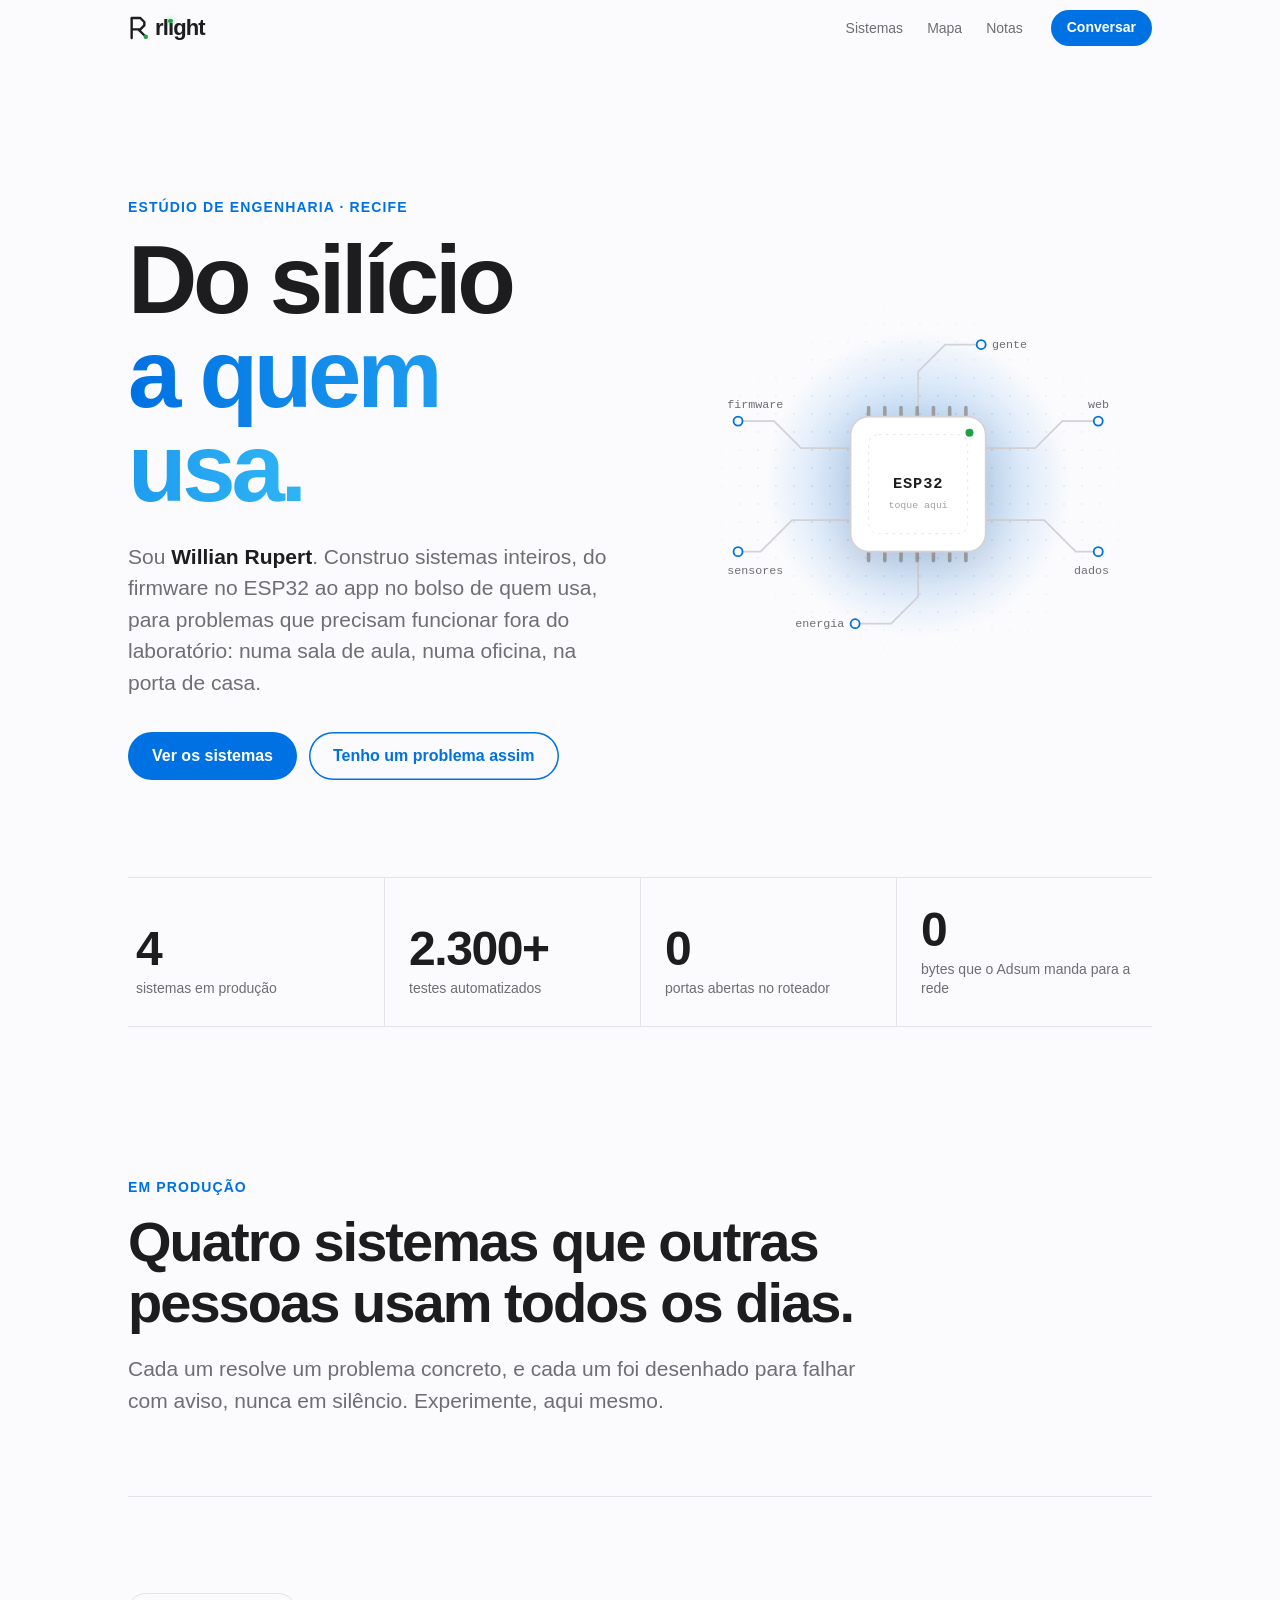
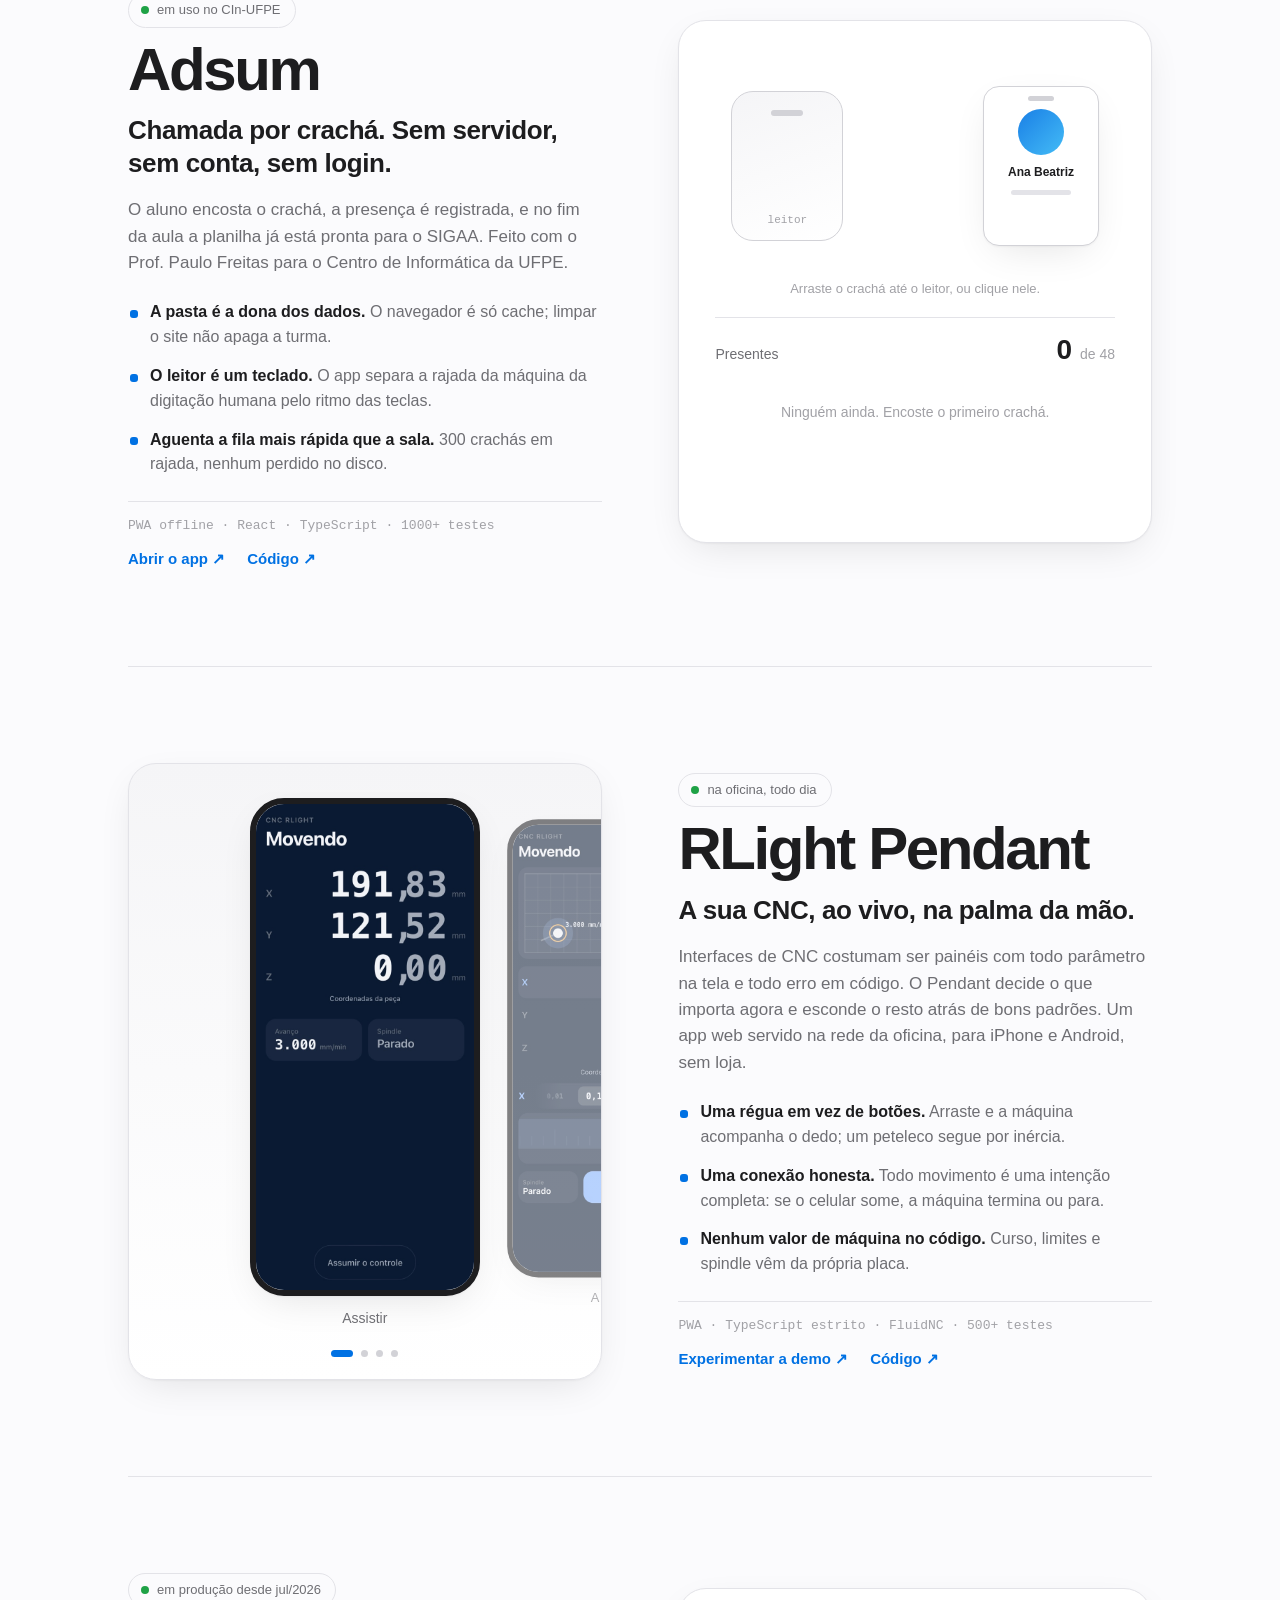
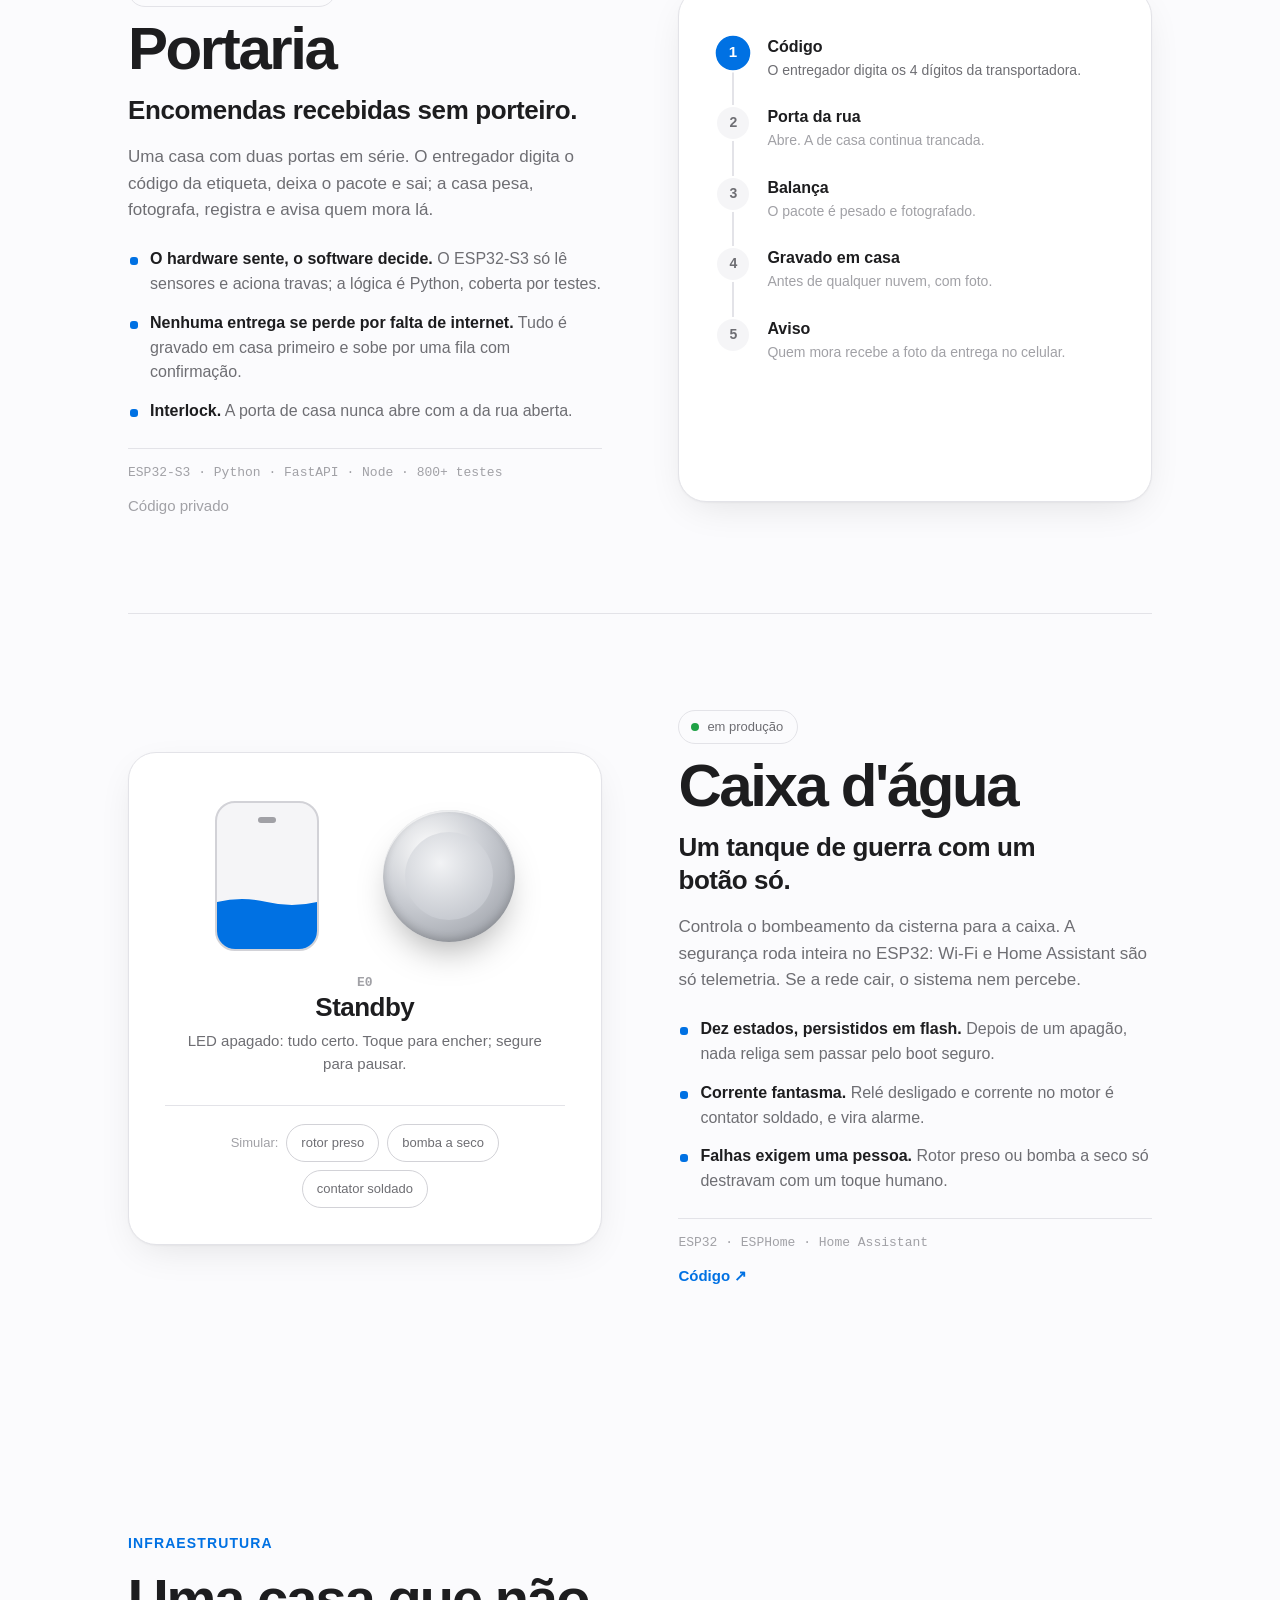
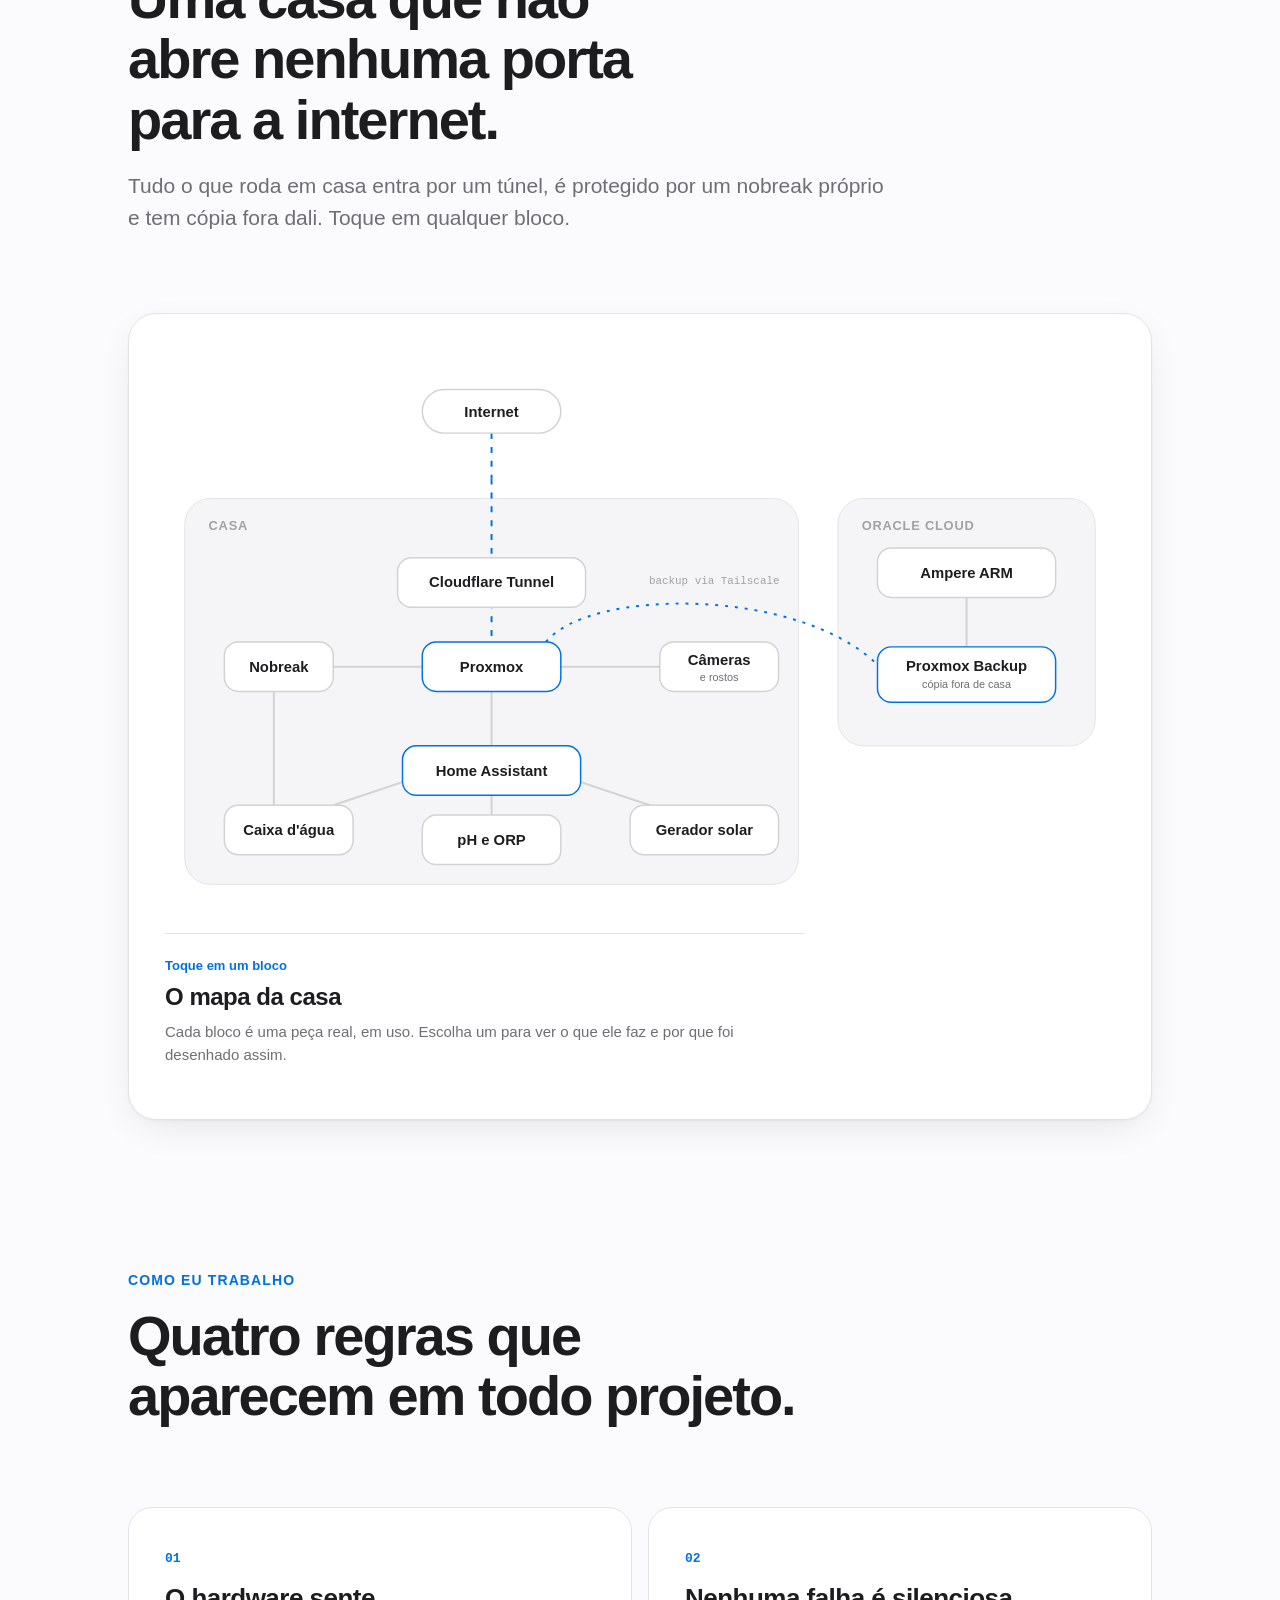
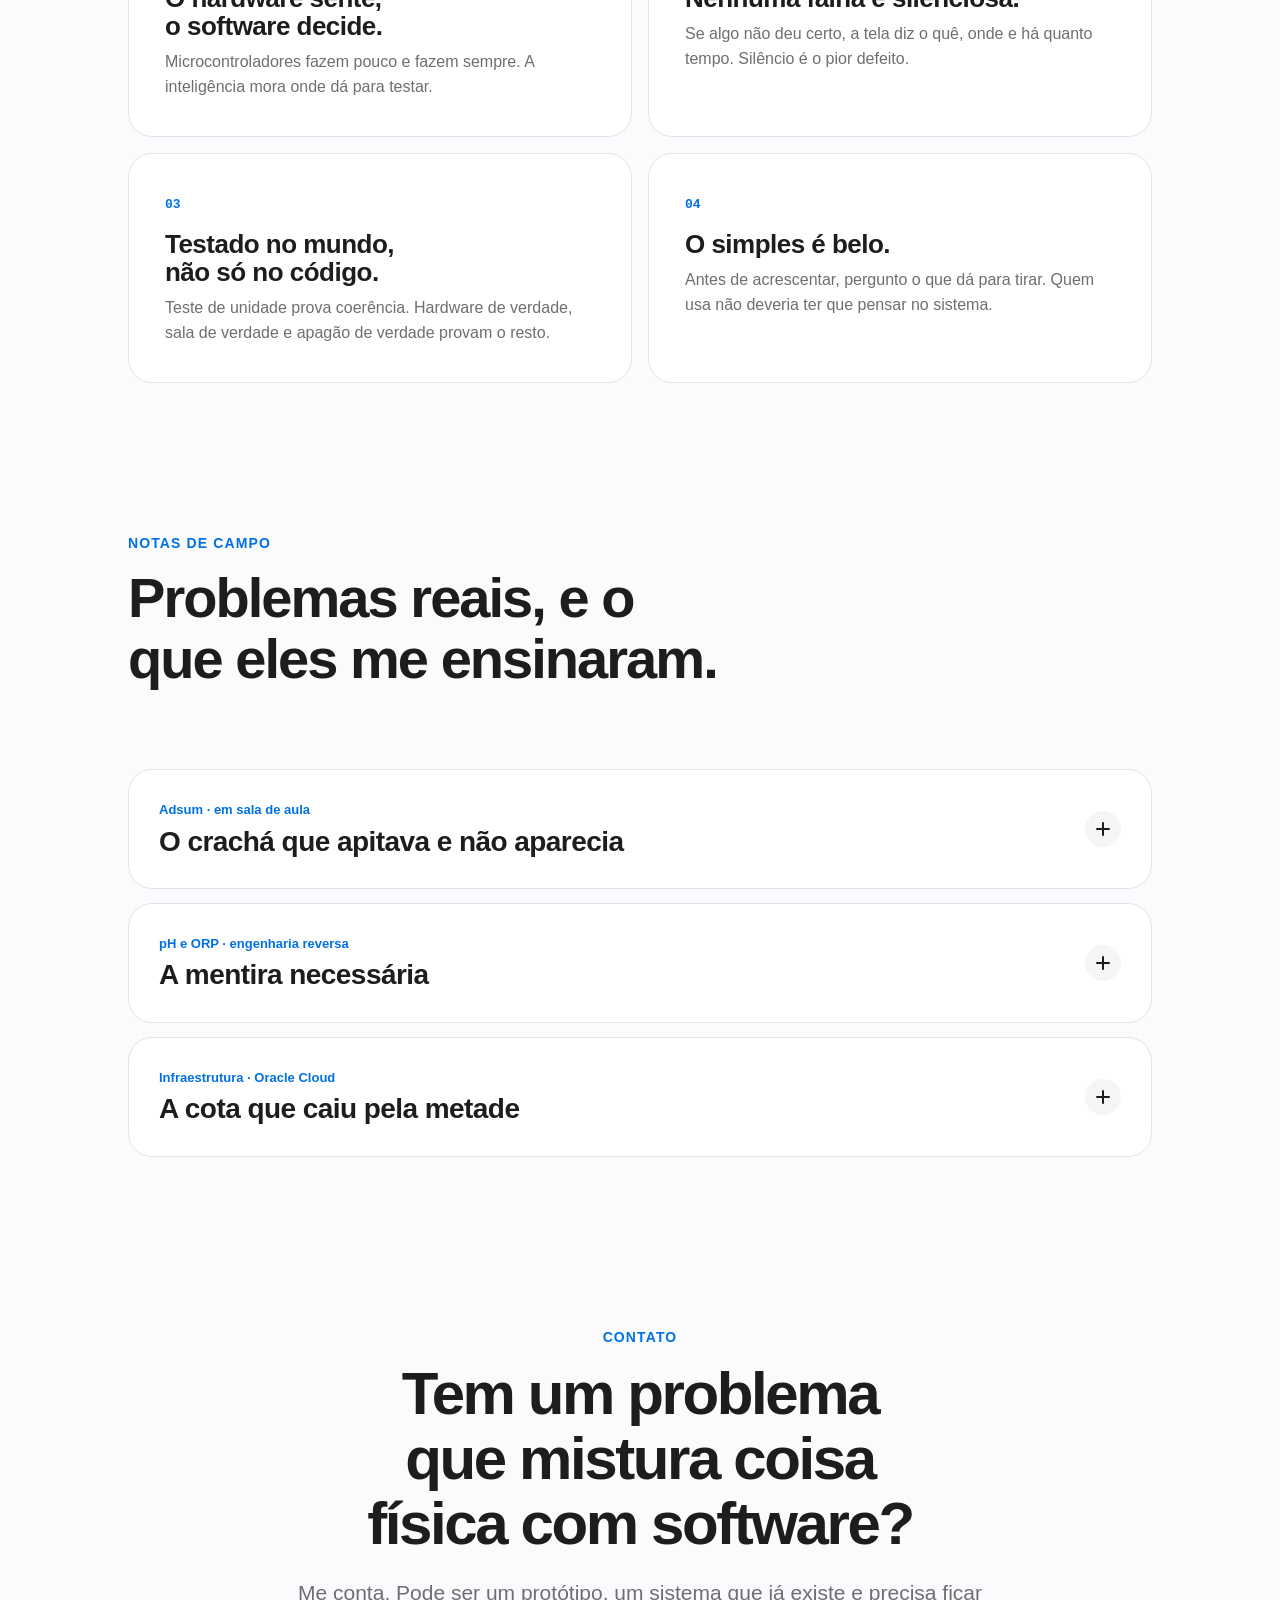
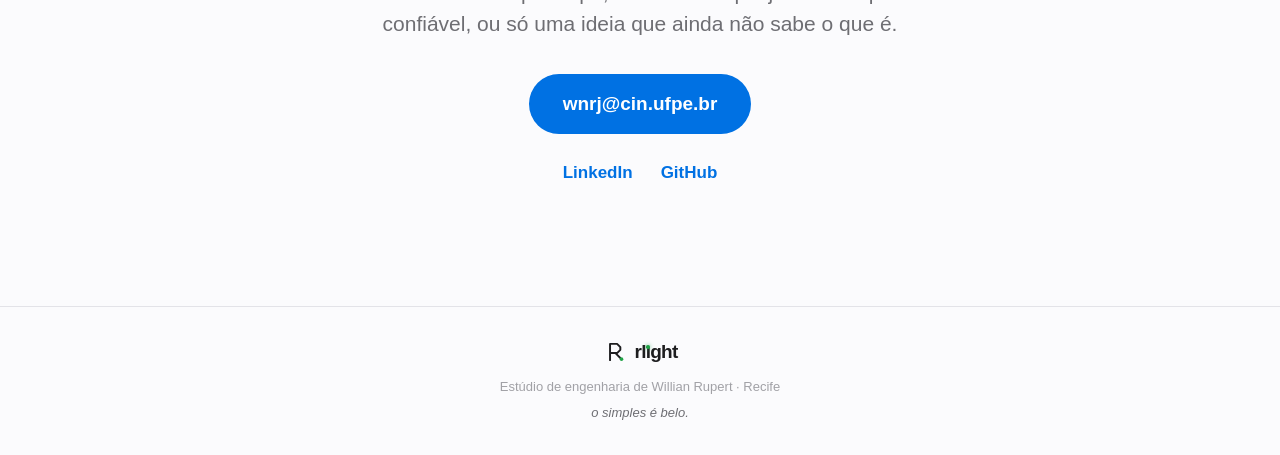
<file: index.html>
<!doctype html>
<html lang="pt-BR">
<head>
<meta charset="utf-8">
<meta name="viewport" content="width=device-width, initial-scale=1, viewport-fit=cover">
<meta name="color-scheme" content="light dark">
<meta name="theme-color" content="#fbfbfd" media="(prefers-color-scheme: light)">
<meta name="theme-color" content="#0b0b0d" media="(prefers-color-scheme: dark)">
<title>RLight · Estúdio de engenharia</title>
<meta name="description" content="RLight é o estúdio de engenharia de Willian Rupert: firmware, apps e dados para sistemas que precisam funcionar fora do laboratório.">
<meta property="og:title" content="RLight · Do silício a quem usa.">
<meta property="og:description" content="Estúdio de engenharia de Willian Rupert. Firmware, apps e dados para sistemas que precisam funcionar fora do laboratório.">
<meta property="og:type" content="website">
<meta property="og:url" content="https://rlight.com.br/">
<meta property="og:image" content="https://rlight.com.br/assets/og.png">
<link rel="icon" href="assets/marca.svg" type="image/svg+xml">
<link rel="icon" href="assets/marca/app-512.png" type="image/png" sizes="512x512">
<link rel="apple-touch-icon" href="assets/apple-touch-icon.png">
<link rel="stylesheet" href="estilo.css?v=d9a5d658">
<script>document.documentElement.classList.add('js')</script>
<script src="app.js?v=8602c7a8" defer></script>
</head>
<body>

<a class="pular" href="#conteudo">Pular para o conteúdo</a>

<header class="barra">
  <nav class="barra-dentro" aria-label="Principal">
    <a class="marca" href="#topo" aria-label="RLight, início">
      <svg viewBox="0 0 48 48" aria-hidden="true"><path class="marca-traco" fill="none" stroke="currentColor" stroke-width="3.6" stroke-linecap="round" stroke-linejoin="round" d="M13 39V9h13l6 6v5l-6 6H13M23 26l8.5 8.5"/><circle class="marca-pad" cx="34.2" cy="37.2" r="3.3" fill="#30d158"/></svg>
      <span class="nome" aria-hidden="true">rl<span class="i">ı<i></i></span>ght</span>
    </a>
    <ul class="menu">
      <li><a href="#sistemas">Sistemas</a></li>
      <li><a href="#mapa">Mapa</a></li>
      <li><a href="#notas">Notas</a></li>
    </ul>
    <a class="botao botao-pequeno" href="#contato">Conversar</a>
  </nav>
</header>

<main id="conteudo">

<!-- ============================================================ capa -->
<section class="capa" id="topo">
  <div class="capa-texto">
    <p class="sobretitulo revela">Estúdio de engenharia · Recife</p>
    <h1 class="revela">Do silício<br><span class="gradiente">a quem usa.</span></h1>
    <p class="lede revela">Sou <strong>Willian Rupert</strong>. Construo sistemas inteiros, do firmware no ESP32 ao app no bolso de quem usa, para problemas que precisam funcionar fora do laboratório: numa sala de aula, numa oficina, na porta de casa.</p>
    <div class="acoes revela">
      <a class="botao" href="#sistemas">Ver os sistemas</a>
      <a class="botao botao-fantasma" href="#contato">Tenho um problema assim</a>
    </div>
  </div>

  <div class="circuito revela" aria-hidden="true">
    <svg viewBox="0 0 520 440" id="circuito">
      <defs>
        <radialGradient id="brilho"><stop offset="0" class="brilho-a"/><stop offset="1" class="brilho-b"/></radialGradient>
        <pattern id="pontos" width="20" height="20" patternUnits="userSpaceOnUse"><circle cx="2" cy="2" r="1" class="ponto"/></pattern>
      </defs>
      <rect width="520" height="440" fill="url(#pontos)" class="grade"/>
      <circle id="luz" cx="260" cy="220" r="170" fill="url(#brilho)"/>
      <g class="trilhas">
        <path d="M185 180H130l-30-30H60"/>
        <path d="M185 260H120l-35 35H60"/>
        <path d="M335 180h55l30-30h40"/>
        <path d="M335 260h65l35 35h25"/>
        <path d="M260 145V95l30-30h40"/>
        <path d="M260 295v50l-30 30h-40"/>
      </g>
      <g class="pulsos">
        <path d="M185 180H130l-30-30H60" style="--d:0s"/>
        <path d="M185 260H120l-35 35H60" style="--d:.9s"/>
        <path d="M335 180h55l30-30h40" style="--d:.4s"/>
        <path d="M335 260h65l35 35h25" style="--d:1.4s"/>
        <path d="M260 145V95l30-30h40" style="--d:.2s"/>
        <path d="M260 295v50l-30 30h-40" style="--d:1.1s"/>
      </g>
      <g class="nos">
        <circle cx="60" cy="150" r="5"/><circle cx="60" cy="295" r="5"/><circle cx="460" cy="150" r="5"/>
        <circle cx="460" cy="295" r="5"/><circle cx="330" cy="65" r="5"/><circle cx="190" cy="375" r="5"/>
      </g>
      <g class="rotulos">
        <text x="48" y="136" text-anchor="start">firmware</text>
        <text x="48" y="320" text-anchor="start">sensores</text>
        <text x="472" y="136" text-anchor="end">web</text>
        <text x="472" y="320" text-anchor="end">dados</text>
        <text x="342" y="69">gente</text>
        <text x="178" y="379" text-anchor="end">energia</text>
      </g>
      <g class="pinos">
        <path d="M205 145v-10M223 145v-10M241 145v-10M259 145v-10M277 145v-10M295 145v-10M313 145v-10"/>
        <path d="M205 305v-10M223 305v-10M241 305v-10M259 305v-10M277 305v-10M295 305v-10M313 305v-10"/>
      </g>
      <g id="chip" class="chip" role="button" tabindex="-1">
        <rect x="185" y="145" width="150" height="150" rx="20" class="chip-corpo"/>
        <rect x="205" y="165" width="110" height="110" rx="11" class="chip-miolo"/>
        <text x="260" y="224" text-anchor="middle" class="chip-nome">ESP32</text>
        <text x="260" y="246" text-anchor="middle" class="chip-sub">toque aqui</text>
        <circle cx="317" cy="163" r="4.5" class="led"/>
      </g>
    </svg>
  </div>
</section>

<!-- ============================================================ números -->
<section class="numeros" aria-label="Em números">
  <dl>
    <div class="revela"><dt>sistemas em produção</dt><dd>4</dd></div>
    <div class="revela"><dt>testes automatizados</dt><dd>2.300+</dd></div>
    <div class="revela"><dt>portas abertas no roteador</dt><dd>0</dd></div>
    <div class="revela"><dt>bytes que o Adsum manda para a rede</dt><dd>0</dd></div>
  </dl>
</section>

<!-- ============================================================ sistemas -->
<section class="secao" id="sistemas">
  <header class="secao-cabeca revela">
    <p class="sobretitulo">Em produção</p>
    <h2>Quatro sistemas que outras pessoas usam todos os dias.</h2>
    <p class="lede">Cada um resolve um problema concreto, e cada um foi desenhado para falhar com aviso, nunca em silêncio. Experimente, aqui mesmo.</p>
  </header>

  <!-- ---------------- Adsum -->
  <article class="sistema" id="adsum">
    <div class="sistema-texto revela">
      <p class="selo"><span class="bolinha"></span>em uso no CIn-UFPE</p>
      <h3>Adsum</h3>
      <p class="sistema-lema">Chamada por crachá. Sem servidor, sem conta, sem login.</p>
      <p>O aluno encosta o crachá, a presença é registrada, e no fim da aula a planilha já está pronta para o SIGAA. Feito com o Prof. Paulo Freitas para o Centro de Informática da UFPE.</p>
      <ul class="pontos">
        <li><strong>A pasta é a dona dos dados.</strong> O navegador é só cache; limpar o site não apaga a turma.</li>
        <li><strong>O leitor é um teclado.</strong> O app separa a rajada da máquina da digitação humana pelo ritmo das teclas.</li>
        <li><strong>Aguenta a fila mais rápida que a sala.</strong> 300 crachás em rajada, nenhum perdido no disco.</li>
      </ul>
      <p class="rodape-sistema"><span>PWA offline · React · TypeScript · 1000+ testes</span></p>
      <p class="links"><a href="https://willianrupert.github.io/adsum/">Abrir o app ↗</a><a href="https://github.com/willianrupert/adsum">Código ↗</a></p>
    </div>

    <div class="demo demo-adsum revela" aria-label="Demonstração: encoste o crachá no leitor">
      <div class="demo-palco">
        <div class="leitor" id="leitor">
          <div class="leitor-onda"></div>
          <div class="leitor-luz"></div>
          <span>leitor</span>
        </div>
        <button class="cracha" id="cracha" type="button" aria-label="Encostar crachá no leitor">
          <span class="cracha-furo"></span>
          <span class="cracha-foto"></span>
          <span class="cracha-nome" id="cracha-nome">Ana Beatriz</span>
          <span class="cracha-linha"></span>
        </button>
      </div>
      <p class="demo-dica"><span class="so-toque">Arraste o crachá até o leitor, ou toque nele.</span><span class="so-mouse">Arraste o crachá até o leitor, ou clique nele.</span></p>
      <div class="chamada">
        <div class="chamada-cabeca"><span>Presentes</span><strong id="presentes">0</strong><span class="de">de 48</span></div>
        <ol id="lista" aria-live="polite"></ol>
        <p class="planilha" id="planilha" hidden>faltas.csv atualizado agora</p>
      </div>
    </div>
  </article>

  <!-- ---------------- Pendant -->
  <article class="sistema invertido" id="pendant">
    <div class="sistema-texto revela">
      <p class="selo"><span class="bolinha"></span>na oficina, todo dia</p>
      <h3>RLight Pendant</h3>
      <p class="sistema-lema">A sua CNC, ao vivo, na palma da mão.</p>
      <p>Interfaces de CNC costumam ser painéis com todo parâmetro na tela e todo erro em código. O Pendant decide o que importa agora e esconde o resto atrás de bons padrões. Um app web servido na rede da oficina, para iPhone e Android, sem loja.</p>
      <ul class="pontos">
        <li><strong>Uma régua em vez de botões.</strong> Arraste e a máquina acompanha o dedo; um peteleco segue por inércia.</li>
        <li><strong>Uma conexão honesta.</strong> Todo movimento é uma intenção completa: se o celular some, a máquina termina ou para.</li>
        <li><strong>Nenhum valor de máquina no código.</strong> Curso, limites e spindle vêm da própria placa.</li>
      </ul>
      <p class="rodape-sistema"><span>PWA · TypeScript estrito · FluidNC · 500+ testes</span></p>
      <p class="links"><a href="https://willianrupert.github.io/rlight-pendant/">Experimentar a demo ↗</a><a href="https://github.com/willianrupert/rlight-pendant">Código ↗</a></p>
    </div>

    <div class="demo demo-pendant revela">
      <div class="carrossel" id="carrossel" tabindex="0" aria-label="Telas do RLight Pendant, deslize para o lado">
        <figure><img src="assets/pendant-01-assistir.jpg" width="640" height="1385" loading="lazy" decoding="async" alt="Tela de acompanhar a máquina andando"><figcaption>Assistir</figcaption></figure>
        <figure><img src="assets/pendant-02-controle.jpg" width="640" height="1385" loading="lazy" decoding="async" alt="Tela de controle com a régua de jog"><figcaption>A régua</figcaption></figure>
        <figure><img src="assets/pendant-03-fantasma.jpg" width="640" height="1385" loading="lazy" decoding="async" alt="Mapa da mesa com o destino fantasma e o botão Ir"><figcaption>Toque na mesa e "Ir"</figcaption></figure>
        <figure><img src="assets/pendant-04-spindle.jpg" width="640" height="1385" loading="lazy" decoding="async" alt="Mostrador do spindle subindo pela rampa real"><figcaption>O spindle</figcaption></figure>
      </div>
      <div class="pontinhos" id="pontinhos" aria-hidden="true"><i></i><i></i><i></i><i></i></div>
    </div>
  </article>

  <!-- ---------------- Portaria -->
  <article class="sistema" id="portaria">
    <div class="sistema-texto revela">
      <p class="selo"><span class="bolinha"></span>em produção desde jul/2026</p>
      <h3>Portaria</h3>
      <p class="sistema-lema">Encomendas recebidas sem porteiro.</p>
      <p>Uma casa com duas portas em série. O entregador digita o código da etiqueta, deixa o pacote e sai; a casa pesa, fotografa, registra e avisa quem mora lá.</p>
      <ul class="pontos">
        <li><strong>O hardware sente, o software decide.</strong> O ESP32-S3 só lê sensores e aciona travas; a lógica é Python, coberta por testes.</li>
        <li><strong>Nenhuma entrega se perde por falta de internet.</strong> Tudo é gravado em casa primeiro e sobe por uma fila com confirmação.</li>
        <li><strong>Interlock.</strong> A porta de casa nunca abre com a da rua aberta.</li>
      </ul>
      <p class="rodape-sistema"><span>ESP32-S3 · Python · FastAPI · Node · 800+ testes</span></p>
      <p class="links"><span class="privado">Código privado</span></p>
    </div>

    <div class="demo demo-portaria revela">
      <ol class="passos" id="passos">
        <li class="passo"><span class="passo-num">1</span><div><strong>Código</strong><p>O entregador digita os 4 dígitos da transportadora.</p></div></li>
        <li class="passo"><span class="passo-num">2</span><div><strong>Porta da rua</strong><p>Abre. A de casa continua trancada.</p></div></li>
        <li class="passo"><span class="passo-num">3</span><div><strong>Balança</strong><p>O pacote é pesado e fotografado.</p></div></li>
        <li class="passo"><span class="passo-num">4</span><div><strong>Gravado em casa</strong><p>Antes de qualquer nuvem, com foto.</p></div></li>
        <li class="passo"><span class="passo-num">5</span><div><strong>Aviso</strong><p>Quem mora recebe a foto da entrega no celular.</p></div></li>
      </ol>
      <div class="notificacao" id="notificacao" aria-hidden="true">
        <div class="notificacao-icone"></div>
        <div><strong>Portaria</strong><span>Entrega recebida · 1,2 kg · agora</span></div>
      </div>
    </div>
  </article>

  <!-- ---------------- Caixa d'água -->
  <article class="sistema invertido" id="caixa">
    <div class="sistema-texto revela">
      <p class="selo"><span class="bolinha"></span>em produção</p>
      <h3>Caixa d'água</h3>
      <p class="sistema-lema">Um tanque de guerra com um botão só.</p>
      <p>Controla o bombeamento da cisterna para a caixa. A segurança roda inteira no ESP32: Wi-Fi e Home Assistant são só telemetria. Se a rede cair, o sistema nem percebe.</p>
      <ul class="pontos">
        <li><strong>Dez estados, persistidos em flash.</strong> Depois de um apagão, nada religa sem passar pelo boot seguro.</li>
        <li><strong>Corrente fantasma.</strong> Relé desligado e corrente no motor é contator soldado, e vira alarme.</li>
        <li><strong>Falhas exigem uma pessoa.</strong> Rotor preso ou bomba a seco só destravam com um toque humano.</li>
      </ul>
      <p class="rodape-sistema"><span>ESP32 · ESPHome · Home Assistant</span></p>
      <p class="links"><a href="https://github.com/willianrupert/caixa-dagua-esphome">Código ↗</a></p>
    </div>

    <div class="demo demo-caixa revela">
      <div class="caixa-palco">
        <div class="tanque" aria-hidden="true"><div class="agua" id="agua"><svg viewBox="0 0 200 20" preserveAspectRatio="none"><path d="M0 10 Q25 0 50 10 T100 10 T150 10 T200 10 V20 H0Z"/></svg></div><span class="tanque-boia"></span></div>
        <button class="botao-inox" id="inox" type="button" aria-describedby="estado-desc">
          <span class="anel" id="anel"></span>
          <span class="inox-face"></span>
          <span class="visualmente-oculto">Botão da caixa d'água</span>
        </button>
      </div>
      <div class="estado" aria-live="polite">
        <p class="estado-codigo" id="estado-codigo">E0</p>
        <p class="estado-nome" id="estado-nome">Standby</p>
        <p class="estado-desc" id="estado-desc">LED apagado: tudo certo. Toque para encher; segure para pausar.</p>
      </div>
      <div class="falhas" role="group" aria-label="Simular uma falha">
        <span>Simular:</span>
        <button type="button" data-falha="E6">rotor preso</button>
        <button type="button" data-falha="E7">bomba a seco</button>
        <button type="button" data-falha="E5">contator soldado</button>
      </div>
    </div>
  </article>
</section>

<!-- ============================================================ mapa -->
<section class="secao secao-escura" id="mapa">
  <header class="secao-cabeca revela">
    <p class="sobretitulo">Infraestrutura</p>
    <h2>Uma casa que não abre nenhuma porta para a internet.</h2>
    <p class="lede">Tudo o que roda em casa entra por um túnel, é protegido por um nobreak próprio e tem cópia fora dali. Toque em qualquer bloco.</p>
  </header>

  <div class="mapa revela">
    <div class="mapa-rolo" tabindex="0" aria-label="Mapa da infraestrutura; deslize para os lados no celular">
    <svg viewBox="0 0 960 560" id="mapa-svg" role="group" aria-label="Mapa da infraestrutura RLight">
      <g class="regioes">
        <rect x="20" y="150" width="620" height="390" rx="26"/><text x="44" y="182">Casa</text>
        <rect x="680" y="150" width="260" height="250" rx="26"/><text x="704" y="182">Oracle Cloud</text><text x="555" y="236" text-anchor="middle" class="rotulo-linha">backup via Tailscale</text>
      </g>
      <g class="ligacoes">
        <path d="M330 70 V110 H330 V130" class="fluxo"/>
        <path d="M330 130 V 220" class="fluxo"/>
        <path d="M330 255 V 300" class="fluxo"/>
        <path d="M160 320 H 260"/>
        <path d="M400 320 H 500"/>
        <path d="M330 345 V 400"/>
        <path d="M260 430 L 170 460"/>
        <path d="M400 430 L 490 460"/>
        <path d="M110 345 V 480"/>
        <path d="M385 295 C 430 240, 640 240, 720 318" class="fluxo tracejado"/>
        <path d="M810 250 V 300"/>
        <path d="M330 450 V 470"/>
      </g>
      <g class="nos-mapa">
        <g class="no" data-no="internet" tabindex="0" role="button"><rect x="260" y="40" width="140" height="44" rx="22"/><text x="330" y="68">Internet</text></g>
        <g class="no" data-no="tunel" tabindex="0" role="button"><rect x="235" y="210" width="190" height="50" rx="14"/><text x="330" y="240">Cloudflare Tunnel</text></g>
        <g class="no destaque" data-no="proxmox" tabindex="0" role="button"><rect x="260" y="295" width="140" height="50" rx="14"/><text x="330" y="325">Proxmox</text></g>
        <g class="no" data-no="nobreak" tabindex="0" role="button"><rect x="60" y="295" width="110" height="50" rx="14"/><text x="115" y="325">Nobreak</text></g>
        <g class="no" data-no="facial" tabindex="0" role="button"><rect x="500" y="295" width="120" height="50" rx="14"/><text x="560" y="318">Câmeras</text><text x="560" y="334" class="sub">e rostos</text></g>
        <g class="no destaque" data-no="ha" tabindex="0" role="button"><rect x="240" y="400" width="180" height="50" rx="14"/><text x="330" y="430">Home Assistant</text></g>
        <g class="no" data-no="caixa" tabindex="0" role="button"><rect x="60" y="460" width="130" height="50" rx="14"/><text x="125" y="490">Caixa d'água</text></g>
        <g class="no" data-no="ph" tabindex="0" role="button"><rect x="260" y="470" width="140" height="50" rx="14"/><text x="330" y="500">pH e ORP</text></g>
        <g class="no" data-no="solar" tabindex="0" role="button"><rect x="470" y="460" width="150" height="50" rx="14"/><text x="545" y="490">Gerador solar</text></g>
        <g class="no" data-no="ampere" tabindex="0" role="button"><rect x="720" y="200" width="180" height="50" rx="14"/><text x="810" y="230">Ampere ARM</text></g>
        <g class="no destaque" data-no="pbs" tabindex="0" role="button"><rect x="720" y="300" width="180" height="56" rx="14"/><text x="810" y="324">Proxmox Backup</text><text x="810" y="342" class="sub">cópia fora de casa</text></g>
      </g>
    </svg>
    </div>
    <p class="mapa-dica">Deslize para ver o mapa inteiro.</p>
    <aside class="painel" id="painel" aria-live="polite">
      <p class="painel-tag" id="painel-tag">Toque em um bloco</p>
      <h3 id="painel-titulo">O mapa da casa</h3>
      <p id="painel-texto">Cada bloco é uma peça real, em uso. Escolha um para ver o que ele faz e por que foi desenhado assim.</p>
    </aside>
  </div>
</section>

<!-- ============================================================ princípios -->
<section class="secao" id="principios">
  <header class="secao-cabeca revela">
    <p class="sobretitulo">Como eu trabalho</p>
    <h2>Quatro regras que aparecem em todo projeto.</h2>
  </header>
  <ul class="principios">
    <li class="revela"><span class="principio-num">01</span><h3>O hardware sente, o software decide.</h3><p>Microcontroladores fazem pouco e fazem sempre. A inteligência mora onde dá para testar.</p></li>
    <li class="revela"><span class="principio-num">02</span><h3>Nenhuma falha é silenciosa.</h3><p>Se algo não deu certo, a tela diz o quê, onde e há quanto tempo. Silêncio é o pior defeito.</p></li>
    <li class="revela"><span class="principio-num">03</span><h3>Testado no mundo, não só no código.</h3><p>Teste de unidade prova coerência. Hardware de verdade, sala de verdade e apagão de verdade provam o resto.</p></li>
    <li class="revela"><span class="principio-num">04</span><h3>O simples é belo.</h3><p>Antes de acrescentar, pergunto o que dá para tirar. Quem usa não deveria ter que pensar no sistema.</p></li>
  </ul>
</section>

<!-- ============================================================ notas -->
<section class="secao" id="notas">
  <header class="secao-cabeca revela">
    <p class="sobretitulo">Notas de campo</p>
    <h2>Problemas reais, e o que eles me ensinaram.</h2>
  </header>

  <div class="notas">
    <details class="nota revela">
      <summary><span class="nota-tag">Adsum · em sala de aula</span><span class="nota-titulo">O crachá que apitava e não aparecia</span><span class="nota-abre" aria-hidden="true"></span></summary>
      <div class="nota-corpo">
        <p>Numa turma grande, o professor relatou que o leitor apitava e nada acontecia na tela. Sem erro, sem aviso. A causa estava num detalhe de tempo: o intervalo entre teclas era medido quando o código <em>rodava</em>, não quando a tecla <em>chegava</em>. Com a tela ocupada redesenhando a lista, o atraso do navegador parecia digitação humana, e a rajada inteira era recusada em silêncio.</p>
        <p>A correção foi medir pelo carimbo do próprio evento. A prova foi física: um ESP32-S3 se passando por teclado USB, digitando crachás no Chrome de verdade, simulou uma turma de 200 pessoas duas vezes. Todas as leituras chegaram. O mesmo rig confirmou que digitação humana continua sendo recusada.</p>
        <p class="nota-licao">O que ficou: teste em ambiente simulado prova coerência; o caminho físico inteiro é o que prova o conserto.</p>
      </div>
    </details>

    <details class="nota revela">
      <summary><span class="nota-tag">pH e ORP · engenharia reversa</span><span class="nota-titulo">A mentira necessária</span><span class="nota-abre" aria-hidden="true"></span></summary>
      <div class="nota-corpo">
        <p>Um monitor de qualidade de água só funcionava pela nuvem do fabricante. Troquei o módulo Wi-Fi por um ESP32-C3 e passei a falar o protocolo serial dele direto. O microcontrolador interno respondia ao início da conversa e depois ficava em silêncio absoluto.</p>
        <p>O que destravou: dizer a ele que estávamos <strong>conectados à nuvem</strong> (status <code>0x04</code>), e não só ao Wi-Fi. Junto disso, responder sempre com a versão <code>0x00</code> no cabeçalho, mandar um sinal de vida a cada 10 segundos e entregar a hora certa quando ele pede. Com isso, os oito sensores passaram a chegar sem parar, sem nuvem nenhuma.</p>
        <p class="nota-licao">O que ficou: quando um sistema fica mudo, a pergunta não é o que está quebrado, mas o que ele está esperando ouvir.</p>
      </div>
    </details>

    <details class="nota revela">
      <summary><span class="nota-tag">Infraestrutura · Oracle Cloud</span><span class="nota-titulo">A cota que caiu pela metade</span><span class="nota-abre" aria-hidden="true"></span></summary>
      <div class="nota-corpo">
        <p>Praticamente todo tutorial diz que o plano gratuito da Oracle dá 4 núcleos ARM e 24 GB de memória. A própria documentação da casa dizia o mesmo. Medi na máquina: eram 2 núcleos e 12 GB, que hoje são o teto real do plano.</p>
        <p>Ajustei a instância exatamente nesse limite. Pedir o que todo mundo diz que é grátis teria virado cobrança. Na mesma revisão, achei que a máquina não tinha saída para a internet por um motivo estrutural, e não por defeito; a saída passou a ser um túnel gerenciado pelo sistema, sem custo nenhum.</p>
        <p class="nota-licao">O que ficou: número escrito não é número medido. Antes de decidir, eu confiro na máquina.</p>
      </div>
    </details>
  </div>
</section>

<!-- ============================================================ contato -->
<section class="contato" id="contato">
  <div class="contato-dentro revela">
    <p class="sobretitulo">Contato</p>
    <h2>Tem um problema que mistura coisa física com software?</h2>
    <p class="lede">Me conta. Pode ser um protótipo, um sistema que já existe e precisa ficar confiável, ou só uma ideia que ainda não sabe o que é.</p>
    <div class="acoes acoes-centro">
      <a class="botao botao-grande" href="mailto:wnrj@cin.ufpe.br?subject=Projeto%20RLight">wnrj@cin.ufpe.br</a>
    </div>
    <p class="redes"><a href="https://www.linkedin.com/in/willianrupert">LinkedIn</a><a href="https://github.com/willianrupert">GitHub</a></p>
  </div>
</section>

</main>

<footer class="rodape">
  <p class="rodape-marca" aria-label="RLight"><svg viewBox="0 0 48 48" aria-hidden="true"><path class="marca-traco" fill="none" stroke="currentColor" stroke-width="3.6" stroke-linecap="round" stroke-linejoin="round" d="M13 39V9h13l6 6v5l-6 6H13M23 26l8.5 8.5"/><circle class="marca-pad" cx="34.2" cy="37.2" r="3.3" fill="#30d158"/></svg><span class="nome" aria-hidden="true">rl<span class="i">ı<i></i></span>ght</span></p>
  <p>Estúdio de engenharia de Willian Rupert · Recife</p>
  <p class="assinatura">o simples é belo.</p>
</footer>

</body>
</html>
</file>
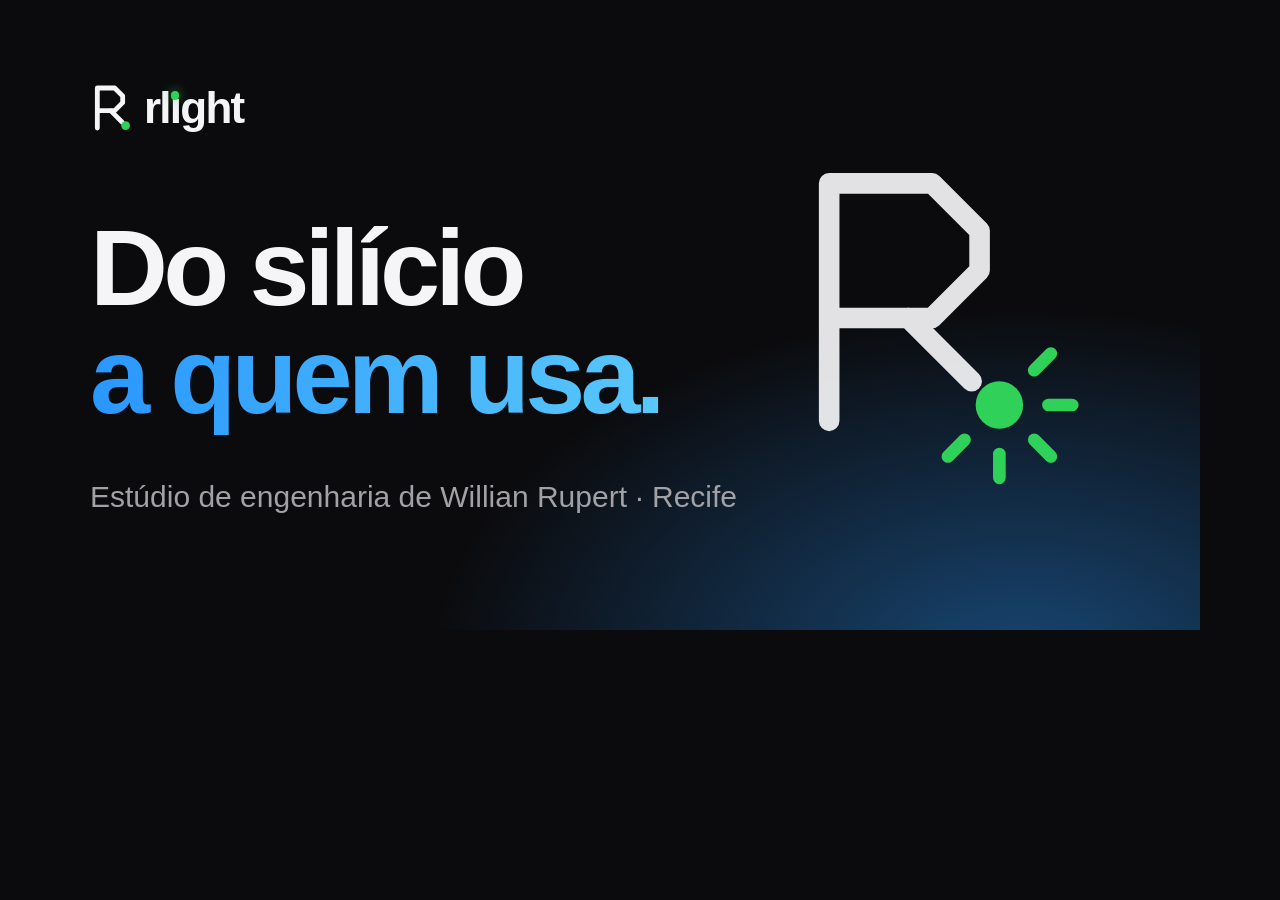
<file: assets/og-fonte.html>
<!doctype html>
<!-- Fonte da imagem de compartilhamento (1200 × 630). Gerada com o Chrome headless, ver README. -->
<meta charset="utf-8">
<link rel="stylesheet" href="../estilo.css">
<style>
  :root { --fundo:#0b0b0d; --texto:#f5f5f7; --suave:#a1a1a6; --azul:#2997ff; --azul-2:#5ac8fa; --verde:#30d158; }
  html, body { margin: 0; width: 1200px; height: 630px; overflow: hidden; background: #0b0b0d; }
  .og { position: relative; width: 1200px; height: 630px; padding: 76px 90px; box-sizing: border-box;
        background: radial-gradient(70% 80% at 85% 105%, rgb(41 151 255 / .42), transparent 70%); }
  .og .marca { display: flex; align-items: center; gap: 8px; color: var(--texto); }
  .og .marca svg { width: 64px; height: 64px; margin: 0 -8px 0 -10px; }
  .og .brilho { position: absolute; right: 70px; top: 120px; width: 380px; height: 380px; }
  .og .brilho .marca-traco { stroke: #f5f5f7; stroke-width: 2.6; opacity: .92; }
  .og .marca-traco { stroke-width: 3.6; }
  .og .nome { font-size: 44px; }
  .og .nome .i i { animation: none; opacity: 1; }
  .og h1 { margin: 74px 0 0; font: 700 108px/1 var(--display); letter-spacing: -0.045em; color: var(--texto); }
  .og p { margin-top: 44px; font-size: 30px; color: var(--suave); }
</style>
<div class="og">
  <div class="marca"><svg viewBox="0 0 48 48"><path class="marca-traco" d="M13 39V9h13l6 6v5l-6 6H13M23 26l8.5 8.5"/><circle class="marca-pad" cx="34.2" cy="37.2" r="3.3"/></svg><span class="nome">rl<span class="i">ı<i></i></span>ght</span></div>
  <h1>Do silício<br><span class="gradiente">a quem usa.</span></h1>
  <svg class="brilho" viewBox="0 0 48 48"><path class="marca-traco" d="M10 38V8h13l6 6v5l-6 6H10M20 25l8 8"/><circle cx="31.5" cy="36" r="3" fill="#30d158"/><path d="M37.7 36h3M35.9 40.4l2.1 2.1M31.5 42.2v3M27.1 40.4l-2.1 2.1M35.9 31.6l2.1-2.1" fill="none" stroke="#30d158" stroke-width="1.6" stroke-linecap="round"/></svg>
  <p>Estúdio de engenharia de Willian Rupert · Recife</p>
</div>
</file>
<file: estilo.css>
/* RLight · estúdio de engenharia
   Tema segue o sistema. Tokens no :root, trocados no modo escuro. */

:root {
  color-scheme: light dark;
  --fundo: #fbfbfd;
  --superficie: #ffffff;
  --superficie-2: #f5f5f7;
  --linha: #e3e3e8;
  --linha-forte: #d2d2d7;
  --texto: #1d1d1f;
  --suave: #6e6e73;
  --fraco: #a1a1a6;
  --azul: #0071e3;
  --azul-2: #2fb4f5;
  --tinta: #e8f2fd;
  --verde: #1fa246;
  --sombra: 0 1px 2px rgb(0 0 0 / .04), 0 12px 40px -12px rgb(0 0 0 / .12);
  --vidro: rgb(251 251 253 / .72);

  --sans: -apple-system, BlinkMacSystemFont, "SF Pro Text", "Segoe UI", Inter, Roboto, "Helvetica Neue", Arial, sans-serif;
  --display: -apple-system, BlinkMacSystemFont, "SF Pro Display", "Segoe UI", Inter, Roboto, "Helvetica Neue", Arial, sans-serif;
  --mono: "SF Mono", SFMono-Regular, ui-monospace, Menlo, Consolas, "Roboto Mono", monospace;

  --largura: 1120px;
  --margem: max(20px, env(safe-area-inset-left), min(5vw, 48px));
  --margem-d: max(20px, env(safe-area-inset-right), min(5vw, 48px));
  --raio: 28px;
  --ease: cubic-bezier(.2, .7, .2, 1);
}

@media (prefers-color-scheme: dark) {
  :root {
    --fundo: #0b0b0d;
    --superficie: #141417;
    --superficie-2: #1a1a1d;
    --linha: #26262b;
    --linha-forte: #38383d;
    --texto: #f5f5f7;
    --suave: #a1a1a6;
    --fraco: #6e6e73;
    --azul: #2997ff;
    --azul-2: #5ac8fa;
    --tinta: #0b2540;
    --verde: #30d158;
    --sombra: 0 1px 2px rgb(0 0 0 / .4), 0 20px 50px -20px rgb(0 0 0 / .7);
    --vidro: rgb(11 11 13 / .7);
  }
}

* { box-sizing: border-box; }
html { -webkit-text-size-adjust: 100%; text-size-adjust: 100%; scroll-padding-top: 72px; }
@media (prefers-reduced-motion: no-preference) { html { scroll-behavior: smooth; } }
body {
  margin: 0;
  background: var(--fundo);
  color: var(--texto);
  font: 17px/1.55 var(--sans);
  -webkit-font-smoothing: antialiased;
  -moz-osx-font-smoothing: grayscale;
  text-rendering: optimizeLegibility;
  overflow-x: clip;
  -webkit-tap-highlight-color: transparent;
}
img { max-width: 100%; height: auto; display: block; }
a { color: var(--azul); text-decoration: none; }
a:hover { text-decoration: underline; text-underline-offset: 3px; }
:focus-visible { outline: 2px solid var(--azul); outline-offset: 3px; border-radius: 8px; }
h1, h2, h3 { font-family: var(--display); margin: 0; letter-spacing: -0.022em; line-height: 1.08; text-wrap: balance; }
p { margin: 0; text-wrap: pretty; }
button { font: inherit; color: inherit; }
::selection { background: var(--tinta); }
.visualmente-oculto { position: absolute; width: 1px; height: 1px; overflow: hidden; clip: rect(0 0 0 0); white-space: nowrap; }

.pular { position: absolute; left: 12px; top: -60px; z-index: 50; background: var(--texto); color: var(--fundo); padding: 10px 14px; border-radius: 10px; }
.pular:focus { top: 12px; }

/* ---------------------------------------------------------------- barra */
.barra {
  position: sticky; top: 0; z-index: 20;
  padding-top: env(safe-area-inset-top);
  background: var(--vidro);
  -webkit-backdrop-filter: saturate(180%) blur(20px);
  backdrop-filter: saturate(180%) blur(20px);
  border-bottom: 1px solid transparent;
  transition: border-color .3s;
}
.barra.rolou { border-bottom-color: var(--linha); }
.barra-dentro {
  max-width: var(--largura); margin: 0 auto; height: 56px;
  padding: 0 var(--margem-d) 0 var(--margem);
  display: flex; align-items: center; gap: 28px;
}
.marca { display: flex; align-items: center; gap: 4px; color: var(--texto); font-weight: 650; font-size: 18px; letter-spacing: -0.02em; }
.marca:hover { text-decoration: none; }
.marca svg { width: 32px; height: 32px; margin: 0 -4px 0 -5px; }
.marca-traco { fill: none; stroke: var(--texto); stroke-width: 3.6; stroke-linecap: round; stroke-linejoin: round; }
.marca-pad { fill: var(--verde); transition: filter .3s; }
.marca:hover .marca-pad { filter: drop-shadow(0 0 4px var(--verde)); }
/* O nome: minúsculas, e o pingo do i é um LED aceso. */
.nome { font: 650 22px/1 var(--display); letter-spacing: -0.04em; }
.nome .i { position: relative; }
.nome .i i { position: absolute; left: 50%; top: .19em; width: .19em; height: .19em; margin-left: -.095em; border-radius: 50%; background: var(--verde); box-shadow: 0 0 .25em color-mix(in srgb, var(--verde) 70%, transparent); animation: respira 4s ease-in-out infinite; }
@keyframes respira { 0%, 100% { opacity: .82 } 50% { opacity: 1 } }
.rodape-marca { display: inline-flex; align-items: center; justify-content: center; gap: 6px; color: var(--texto); margin-bottom: 6px; }
.rodape-marca svg { width: 26px; height: 26px; }
.rodape-marca .nome { font-size: 19px; }
.menu { display: flex; gap: 24px; list-style: none; margin: 0 0 0 auto; padding: 0; }
.menu a { color: var(--suave); font-size: 14px; font-weight: 500; }
.menu a:hover { color: var(--texto); text-decoration: none; }
@media (max-width: 640px) { .menu { display: none; } .barra-dentro { justify-content: space-between; } }

/* ---------------------------------------------------------------- botões */
.botao {
  display: inline-flex; align-items: center; justify-content: center; gap: 8px;
  min-height: 48px; padding: 0 24px; border-radius: 999px;
  background: var(--azul); color: #fff; font-weight: 600; font-size: 16px;
  border: 0; cursor: pointer;
  transition: transform .2s var(--ease), filter .2s, background .2s;
}
.botao:hover { text-decoration: none; filter: brightness(1.08); }
.botao:active { transform: scale(.97); }
.botao-fantasma { background: transparent; color: var(--azul); box-shadow: inset 0 0 0 1.5px var(--azul); }
.botao-pequeno { min-height: 36px; padding: 0 16px; font-size: 14px; }
.botao-grande { min-height: 60px; padding: 0 34px; font-size: 19px; }
.acoes { display: flex; flex-wrap: wrap; gap: 12px; }
.acoes-centro { justify-content: center; }

/* ---------------------------------------------------------------- tipografia */
.sobretitulo { color: var(--azul); font-size: 14px; font-weight: 600; letter-spacing: .08em; text-transform: uppercase; margin-bottom: 14px; }
.lede { color: var(--suave); font-size: clamp(18px, 2.1vw, 21px); line-height: 1.5; }
.lede strong { color: var(--texto); font-weight: 600; }
.gradiente {
  background: linear-gradient(90deg, var(--azul), var(--azul-2));
  -webkit-background-clip: text; background-clip: text; color: transparent;
  padding-bottom: .08em;
}

/* ---------------------------------------------------------------- capa */
.capa {
  max-width: var(--largura); margin: 0 auto;
  padding: clamp(40px, 9vw, 120px) var(--margem-d) clamp(32px, 6vw, 72px) var(--margem);
  display: grid; grid-template-columns: 1.05fr 1fr; align-items: center; gap: clamp(24px, 5vw, 64px);
  min-height: min(820px, calc(100svh - 56px));
}
.capa h1 { font-size: clamp(52px, 8.4vw, 96px); font-weight: 700; letter-spacing: -0.045em; line-height: .98; margin-bottom: 26px; }
.capa .lede { max-width: 30em; margin-bottom: 34px; }
@media (max-width: 900px) {
  .capa { grid-template-columns: 1fr; min-height: 0; padding-top: 48px; }
  .circuito { max-width: 520px; width: 100%; margin: 0 auto; }
}

.circuito svg { width: 100%; height: auto; overflow: visible; touch-action: pan-y; }
.circuito .ponto { fill: var(--fraco); opacity: .35; }
.circuito .grade { -webkit-mask: radial-gradient(closest-side, #000 40%, transparent); mask: radial-gradient(closest-side, #000 40%, transparent); }
.brilho-a { stop-color: var(--azul); stop-opacity: .38; }
.brilho-b { stop-color: var(--azul); stop-opacity: 0; }
#luz { transition: cx .6s var(--ease), cy .6s var(--ease); }
.trilhas path { fill: none; stroke: var(--linha-forte); stroke-width: 2; }
.pulsos path {
  fill: none; stroke: var(--azul); stroke-width: 2.6; stroke-linecap: round;
  stroke-dasharray: 26 400; stroke-dashoffset: 26;
  animation: corre 3.4s linear infinite; animation-delay: var(--d);
}
.circuito.rapido .pulsos path { animation-duration: 1.1s; }
@keyframes corre { 0% { stroke-dashoffset: 26; opacity: 0 } 10% { opacity: 1 } 75% { opacity: 1 } 100% { stroke-dashoffset: -220; opacity: 0 } }
.nos circle { fill: var(--fundo); stroke: var(--azul); stroke-width: 2; }
.rotulos text { font: 13px var(--mono); fill: var(--suave); }
.pinos path { stroke: var(--fraco); stroke-width: 4; stroke-linecap: round; }
.chip { cursor: pointer; transform-origin: 260px 220px; transition: transform .35s var(--ease); outline: none; }
.chip:active { transform: scale(.96); }
.chip-corpo { fill: var(--superficie); stroke: var(--linha-forte); stroke-width: 2; filter: drop-shadow(0 12px 24px rgb(0 0 0 / .12)); }
.chip-miolo { fill: none; stroke: var(--linha); stroke-dasharray: 3 5; }
.chip-nome { font: 600 17px var(--mono); fill: var(--texto); letter-spacing: 1px; }
.chip-sub { font: 11px var(--mono); fill: var(--fraco); }
.led { fill: var(--verde); animation: pisca 2.4s ease-in-out infinite; }
@keyframes pisca { 0%, 100% { opacity: .3 } 50% { opacity: 1 } }

/* ---------------------------------------------------------------- números */
.numeros { max-width: var(--largura); margin: 0 auto; padding: 0 var(--margem-d) 0 var(--margem); }
.numeros dl { margin: 0; display: grid; grid-template-columns: repeat(4, 1fr); border-top: 1px solid var(--linha); border-bottom: 1px solid var(--linha); }
.numeros div { padding: 28px 8px; display: flex; flex-direction: column-reverse; gap: 6px; }
.numeros div + div { border-left: 1px solid var(--linha); padding-left: 24px; }
.numeros dd { margin: 0; font: 700 clamp(34px, 4.6vw, 48px)/1 var(--display); letter-spacing: -0.03em; font-variant-numeric: tabular-nums; }
.numeros dt { color: var(--suave); font-size: 14px; line-height: 1.35; }
@media (max-width: 760px) {
  .numeros dl { grid-template-columns: 1fr 1fr; }
  .numeros div:nth-child(3) { border-left: 0; padding-left: 8px; }
  .numeros div:nth-child(n+3) { border-top: 1px solid var(--linha); }
}

/* ---------------------------------------------------------------- seções */
.secao { max-width: var(--largura); margin: 0 auto; padding: clamp(80px, 12vw, 150px) var(--margem-d) 0 var(--margem); }
.secao-cabeca { max-width: 760px; margin-bottom: clamp(40px, 7vw, 80px); }
.secao-cabeca h2 { font-size: clamp(34px, 5.2vw, 56px); font-weight: 700; letter-spacing: -0.035em; margin-bottom: 20px; }

/* ---------------------------------------------------------------- sistemas */
.sistema {
  display: grid; grid-template-columns: 1fr 1fr; gap: clamp(28px, 6vw, 80px); align-items: center;
  padding: clamp(48px, 8vw, 96px) 0; border-top: 1px solid var(--linha);
}
.sistema.invertido .sistema-texto { order: 2; }
@media (max-width: 900px) {
  .sistema { grid-template-columns: 1fr; }
  .sistema.invertido .sistema-texto { order: 0; }
}
.sistema h3 { font-size: clamp(40px, 5.4vw, 60px); font-weight: 700; letter-spacing: -0.04em; margin: 10px 0 12px; }
.sistema-lema { font-size: clamp(21px, 2.4vw, 26px); font-weight: 600; letter-spacing: -0.015em; line-height: 1.25; margin-bottom: 18px; }
.sistema-texto > p:not([class]) { color: var(--suave); }
.selo { display: inline-flex; align-items: center; gap: 8px; font-size: 13px; font-weight: 500; color: var(--suave); padding: 6px 14px 6px 12px; border: 1px solid var(--linha); border-radius: 999px; }
.bolinha { width: 8px; height: 8px; border-radius: 50%; background: var(--verde); box-shadow: 0 0 0 0 var(--verde); animation: vivo 2.4s ease-out infinite; }
@keyframes vivo { 0% { box-shadow: 0 0 0 0 color-mix(in srgb, var(--verde) 60%, transparent) } 70%, 100% { box-shadow: 0 0 0 7px transparent } }
.pontos { list-style: none; padding: 0; margin: 24px 0; display: grid; gap: 14px; }
.pontos li { position: relative; padding-left: 22px; color: var(--suave); font-size: 16px; }
.pontos li::before { content: ""; position: absolute; left: 2px; top: .62em; width: 8px; height: 8px; border-radius: 3px; background: var(--azul); }
.pontos strong { color: var(--texto); font-weight: 600; }
.rodape-sistema { font: 13px var(--mono); color: var(--fraco); padding-top: 16px; border-top: 1px solid var(--linha); }
.links { display: flex; flex-wrap: wrap; gap: 22px; margin-top: 14px; font-weight: 600; font-size: 15px; }
.privado { color: var(--fraco); font-weight: 500; }

.demo {
  background: var(--superficie); border: 1px solid var(--linha); border-radius: var(--raio);
  box-shadow: var(--sombra); padding: clamp(20px, 3.5vw, 36px); position: relative; overflow: hidden;
}
.demo-dica { text-align: center; color: var(--fraco); font-size: 13px; margin: 12px 0 18px; }
.so-mouse { display: none; }
@media (hover: hover) and (pointer: fine) { .so-mouse { display: inline; } .so-toque { display: none; } }

/* Adsum */
.demo-palco { display: flex; align-items: center; justify-content: space-between; gap: 16px; min-height: 210px; padding: 8px 4% 0; }
.leitor {
  position: relative; width: 112px; height: 150px; border-radius: 22px;
  background: linear-gradient(160deg, var(--superficie-2), var(--superficie));
  border: 1px solid var(--linha-forte); display: grid; place-items: end center; padding-bottom: 14px;
  font: 11px var(--mono); color: var(--fraco); flex: none;
}
.leitor-luz { position: absolute; top: 18px; left: 50%; width: 32px; height: 6px; margin-left: -16px; border-radius: 3px; background: var(--linha-forte); transition: background .2s, box-shadow .2s; }
.leitor.leu .leitor-luz { background: var(--verde); box-shadow: 0 0 16px var(--verde); }
.leitor.perto { border-color: var(--azul); }
.leitor-onda { position: absolute; inset: -1px; border-radius: inherit; border: 2px solid var(--azul); opacity: 0; }
.leitor.leu .leitor-onda { animation: onda .7s var(--ease); }
@keyframes onda { from { opacity: .9; transform: scale(1) } to { opacity: 0; transform: scale(1.35) } }

.cracha {
  position: relative; width: 116px; height: 160px; flex: none; border-radius: 16px; padding: 22px 14px 14px;
  background: var(--superficie); border: 1px solid var(--linha-forte); box-shadow: var(--sombra);
  display: flex; flex-direction: column; align-items: center; gap: 10px;
  cursor: grab; touch-action: none; user-select: none; -webkit-user-select: none;
  transition: transform .45s var(--ease), box-shadow .3s;
}
.cracha.arrastando { cursor: grabbing; transition: none; box-shadow: 0 30px 60px -20px rgb(0 0 0 / .35); }
.cracha-furo { position: absolute; top: 9px; width: 26px; height: 5px; border-radius: 3px; background: var(--linha-forte); }
.cracha-foto { width: 46px; height: 46px; border-radius: 50%; background: linear-gradient(135deg, var(--azul), var(--azul-2)); opacity: .9; }
.cracha-nome { font-size: 12px; font-weight: 600; text-align: center; line-height: 1.2; }
.cracha-linha { width: 70%; height: 5px; border-radius: 3px; background: var(--linha); }

.chamada { border-top: 1px solid var(--linha); padding-top: 16px; }
.chamada-cabeca { display: flex; align-items: baseline; gap: 8px; color: var(--suave); font-size: 14px; margin-bottom: 8px; }
.chamada-cabeca strong { font: 700 28px var(--display); color: var(--texto); margin-left: auto; font-variant-numeric: tabular-nums; }
.chamada-cabeca .de { color: var(--fraco); }
#lista { list-style: none; margin: 0; padding: 0; min-height: 132px; display: grid; gap: 2px; align-content: start; }
#lista li { display: flex; justify-content: space-between; font-size: 15px; padding: 7px 0; border-bottom: 1px solid var(--linha); animation: entra .5s var(--ease) both; }
#lista li span { color: var(--fraco); font: 13px var(--mono); }
@keyframes entra { from { opacity: 0; transform: translateY(-8px) } }
.planilha { margin-top: 12px; font-size: 13px; color: var(--verde); font-weight: 500; animation: entra .5s var(--ease) both; }
.planilha::before { content: "✓ "; }

/* Pendant */
.demo-pendant { padding: 28px 0 22px; background: linear-gradient(180deg, var(--superficie-2), var(--superficie)); }
.carrossel {
  display: flex; gap: 18px; overflow-x: auto; scroll-snap-type: x mandatory; overscroll-behavior-x: contain;
  padding: 6px max(calc(50% - 115px), 24px) 14px; scrollbar-width: none; -webkit-overflow-scrolling: touch;
}
.carrossel::-webkit-scrollbar { display: none; }
.carrossel figure { margin: 0; flex: 0 0 230px; scroll-snap-align: center; transition: transform .4s var(--ease), opacity .4s; }
.carrossel figure:not(.atual) { transform: scale(.92); opacity: .55; }
.carrossel img { border-radius: 34px; border: 6px solid #1d1d1f; box-shadow: var(--sombra); background: #000; aspect-ratio: 640 / 1385; object-fit: cover; }
.carrossel figcaption { text-align: center; margin-top: 12px; font-size: 14px; font-weight: 500; color: var(--suave); }
.pontinhos { display: flex; justify-content: center; gap: 8px; margin-top: 6px; }
.pontinhos i { width: 7px; height: 7px; border-radius: 4px; background: var(--linha-forte); transition: width .3s var(--ease), background .3s; }
.pontinhos i.atual { width: 22px; background: var(--azul); }

/* Portaria */
.passos { list-style: none; margin: 0; padding: 0; position: relative; display: grid; gap: 4px; }
.passos::before { content: ""; position: absolute; left: 17px; top: 20px; bottom: 20px; width: 2px; background: var(--linha); }
.passo { display: flex; gap: 16px; align-items: flex-start; padding: 10px 12px 10px 0; border-radius: 16px; cursor: pointer; position: relative; transition: background .3s; }
.passo-num { flex: none; width: 36px; height: 36px; border-radius: 50%; display: grid; place-items: center; font-weight: 600; font-size: 14px; background: var(--superficie-2); color: var(--suave); border: 2px solid var(--superficie); transition: background .35s, color .35s, transform .35s var(--ease); z-index: 1; }
.passo strong { display: block; font-size: 16px; }
.passo p { color: var(--fraco); font-size: 14px; transition: color .3s; }
.passo.feito .passo-num { background: var(--tinta); color: var(--azul); }
.passo.atual .passo-num { background: var(--azul); color: #fff; transform: scale(1.08); }
.passo.atual p { color: var(--suave); }
.notificacao {
  margin-top: 18px; display: flex; gap: 12px; align-items: center; padding: 12px 14px; border-radius: 18px;
  background: var(--vidro); border: 1px solid var(--linha); box-shadow: var(--sombra);
  -webkit-backdrop-filter: blur(20px); backdrop-filter: blur(20px);
  opacity: 0; transform: translateY(12px) scale(.98); transition: opacity .5s var(--ease), transform .5s var(--ease);
}
.notificacao.mostra { opacity: 1; transform: none; }
.notificacao-icone { width: 38px; height: 38px; border-radius: 10px; flex: none; background: linear-gradient(135deg, #ff9f0a, #ff6a00); }
.notificacao strong { display: block; font-size: 14px; }
.notificacao span { font-size: 13px; color: var(--suave); }

/* Caixa d'água */
.demo-caixa { text-align: center; }
.caixa-palco { display: flex; align-items: center; justify-content: center; gap: clamp(28px, 8vw, 64px); padding: 12px 0 24px; }
.tanque { position: relative; width: 104px; height: 150px; border-radius: 20px; border: 2px solid var(--linha-forte); overflow: hidden; background: var(--superficie-2); }
.agua { position: absolute; left: 0; right: 0; bottom: 0; height: var(--nivel, 28%); background: var(--azul); transition: height 1.2s var(--ease); }
.agua svg { position: absolute; left: 0; bottom: 100%; width: 200%; height: 12px; fill: var(--azul); animation: marola 2.4s linear infinite; }
@keyframes marola { to { transform: translateX(-50%) } }
.tanque-boia { position: absolute; left: 50%; top: 14px; width: 18px; height: 6px; margin-left: -9px; border-radius: 3px; background: var(--fraco); }

.botao-inox {
  --led: transparent; --segura: 0;
  position: relative; width: 132px; height: 132px; border-radius: 50%; border: 0; padding: 0; cursor: pointer;
  background: radial-gradient(circle at 35% 30%, #fdfdfd, #c9ccd2 45%, #8d9199 100%);
  box-shadow: 0 2px 0 rgb(255 255 255 / .6) inset, 0 -3px 8px rgb(0 0 0 / .18) inset, 0 18px 36px -12px rgb(0 0 0 / .35);
  touch-action: none; user-select: none; -webkit-user-select: none; -webkit-touch-callout: none;
  transition: transform .15s var(--ease);
}
.botao-inox:active, .botao-inox.pressionado { transform: scale(.96); }
.anel {
  position: absolute; inset: -9px; border-radius: 50%;
  background: conic-gradient(var(--azul) calc(var(--segura) * 1turn), transparent 0);
  -webkit-mask: radial-gradient(farthest-side, transparent calc(100% - 4px), #000 calc(100% - 3px));
  mask: radial-gradient(farthest-side, transparent calc(100% - 4px), #000 calc(100% - 3px));
}
.inox-face { position: absolute; inset: 22px; border-radius: 50%; background: radial-gradient(circle at 40% 35%, #f2f3f5, #b8bcc4); box-shadow: 0 0 0 4px var(--led), 0 0 26px 4px var(--led); transition: box-shadow .3s; }
.botao-inox.pisca .inox-face { animation: piscaled .8s steps(1) infinite; }
@keyframes piscaled { 50% { box-shadow: 0 0 0 4px transparent, 0 0 0 0 transparent; } }
.estado { min-height: 112px; }
.estado-codigo { font: 600 13px var(--mono); color: var(--fraco); }
.estado-nome { font: 700 26px var(--display); letter-spacing: -0.02em; margin: 2px 0 6px; }
.estado-desc { color: var(--suave); font-size: 15px; max-width: 26em; margin: 0 auto; }
.falhas { display: flex; flex-wrap: wrap; justify-content: center; gap: 8px; align-items: center; margin-top: 18px; padding-top: 18px; border-top: 1px solid var(--linha); font-size: 13px; color: var(--fraco); }
.falhas button { border: 1px solid var(--linha-forte); background: transparent; border-radius: 999px; padding: 8px 14px; font-size: 13px; cursor: pointer; color: var(--suave); min-height: 36px; transition: background .2s, color .2s; }
.falhas button:hover { background: var(--superficie-2); color: var(--texto); }
.falhas button:active { transform: scale(.96); }

/* ---------------------------------------------------------------- mapa */
.secao-escura .mapa {
  background: var(--superficie); border: 1px solid var(--linha); border-radius: var(--raio); box-shadow: var(--sombra);
  padding: clamp(16px, 3vw, 36px); overflow: hidden;
}
.mapa-rolo { overflow-x: auto; overscroll-behavior-x: contain; scrollbar-width: none; margin: 0 calc(-1 * clamp(16px, 3vw, 36px)); padding: 0 clamp(16px, 3vw, 36px); }
.mapa-rolo::-webkit-scrollbar { display: none; }
.mapa-dica { display: none; text-align: center; color: var(--fraco); font-size: 13px; margin-top: 6px; }
@media (max-width: 760px) {
  .mapa-rolo #mapa-svg { width: 760px; max-width: none; }
  .mapa-dica { display: block; }
}
#mapa-svg { width: 100%; height: auto; overflow: visible; }
.regioes rect { fill: var(--superficie-2); stroke: var(--linha); }
.regioes text { font: 600 13px var(--sans); fill: var(--fraco); letter-spacing: .06em; text-transform: uppercase; }
.ligacoes path { fill: none; stroke: var(--linha-forte); stroke-width: 2; }
.ligacoes .fluxo { stroke: var(--azul); stroke-dasharray: 6 8; animation: flui 1.2s linear infinite; }
.ligacoes .tracejado { stroke-dasharray: 3 7; }
@keyframes flui { to { stroke-dashoffset: -28 } }
.no { cursor: pointer; outline: none; }
.no rect { fill: var(--superficie); stroke: var(--linha-forte); stroke-width: 1.5; transition: fill .25s, stroke .25s; }
.no text { font: 600 15px var(--sans); fill: var(--texto); text-anchor: middle; pointer-events: none; transition: fill .25s; }
.no text.sub { font-size: 11px; font-weight: 400; fill: var(--suave); }
.no.destaque rect { stroke: var(--azul); }
.no:hover rect, .no:focus-visible rect { stroke: var(--azul); stroke-width: 2; }
.no.ativo rect { fill: var(--azul); stroke: var(--azul); }
.no.ativo text { fill: #fff; }
.painel { border-top: 1px solid var(--linha); margin-top: clamp(12px, 2vw, 20px); padding-top: 22px; min-height: 150px; max-width: 640px; }
.regioes .rotulo-linha { text-transform: none; letter-spacing: 0;  font: 11px var(--mono); fill: var(--fraco); }
.painel-tag { font-size: 13px; font-weight: 600; color: var(--azul); margin-bottom: 8px; }
.painel h3 { font-size: 24px; letter-spacing: -0.02em; margin-bottom: 10px; }
.painel p:last-child { color: var(--suave); font-size: 15px; }
.painel.troca { animation: entra .4s var(--ease); }

/* ---------------------------------------------------------------- princípios */
.principios { list-style: none; padding: 0; margin: 0; display: grid; grid-template-columns: repeat(2, 1fr); gap: 16px; }
@media (max-width: 760px) { .principios { grid-template-columns: 1fr; } }
.principios li { background: var(--superficie); border: 1px solid var(--linha); border-radius: 24px; padding: clamp(24px, 3.5vw, 36px); }
.principio-num { font: 600 13px var(--mono); color: var(--azul); }
.principios h3 { font-size: clamp(22px, 2.4vw, 26px); margin: 14px 0 10px; letter-spacing: -0.02em; }
.principios p { color: var(--suave); font-size: 16px; }

/* ---------------------------------------------------------------- notas */
.notas { display: grid; gap: 14px; }
.nota { background: var(--superficie); border: 1px solid var(--linha); border-radius: 24px; overflow: hidden; transition: box-shadow .3s; }
.nota[open] { box-shadow: var(--sombra); }
.nota summary { list-style: none; cursor: pointer; display: grid; grid-template-columns: 1fr auto; gap: 4px 16px; padding: clamp(20px, 3vw, 30px); align-items: center; }
.nota summary::-webkit-details-marker { display: none; }
.nota-tag { font-size: 13px; font-weight: 600; color: var(--azul); grid-column: 1; }
.nota-titulo { font: 700 clamp(21px, 2.6vw, 28px)/1.2 var(--display); letter-spacing: -0.02em; grid-column: 1; }
.nota-abre { grid-column: 2; grid-row: 1 / 3; width: 36px; height: 36px; border-radius: 50%; background: var(--superficie-2); position: relative; transition: transform .35s var(--ease), background .3s; }
.nota-abre::before, .nota-abre::after { content: ""; position: absolute; left: 50%; top: 50%; width: 14px; height: 2px; margin: -1px 0 0 -7px; border-radius: 1px; background: var(--texto); }
.nota-abre::after { transform: rotate(90deg); transition: transform .35s var(--ease); }
.nota[open] .nota-abre { transform: rotate(180deg); }
.nota[open] .nota-abre::after { transform: rotate(0); }
.nota-corpo { padding: 0 clamp(20px, 3vw, 30px) clamp(22px, 3vw, 32px); max-width: 760px; display: grid; gap: 14px; color: var(--suave); animation: entra .45s var(--ease); }
.nota-corpo strong, .nota-corpo em { color: var(--texto); }
.nota-corpo code { font: 14px var(--mono); background: var(--superficie-2); padding: 2px 6px; border-radius: 6px; color: var(--texto); }
.nota-licao { color: var(--texto); font-weight: 500; border-left: 3px solid var(--azul); padding-left: 14px; }

/* ---------------------------------------------------------------- contato */
.contato { padding: clamp(100px, 14vw, 170px) var(--margem-d) clamp(80px, 10vw, 120px) var(--margem); text-align: center; }
.contato-dentro { max-width: 720px; margin: 0 auto; }
.contato h2 { font-size: clamp(36px, 5.6vw, 60px); font-weight: 700; letter-spacing: -0.04em; margin-bottom: 20px; }
.contato .lede { margin-bottom: 34px; }
.redes { display: flex; justify-content: center; gap: 28px; margin-top: 26px; font-weight: 600; }

.rodape { border-top: 1px solid var(--linha); text-align: center; padding: 32px var(--margem-d) calc(32px + env(safe-area-inset-bottom)) var(--margem); color: var(--fraco); font-size: 13px; display: grid; gap: 6px; }
.assinatura { font-style: italic; color: var(--suave); }

/* ---------------------------------------------------------------- revelar ao rolar */
.js .revela { opacity: 0; transform: translateY(26px); transition: opacity .9s var(--ease), transform .9s var(--ease); transition-delay: var(--atraso, 0s); }
.js .revela.visivel { opacity: 1; transform: none; }
/* A capa não espera o JavaScript: entra por CSS, no primeiro quadro. */
.js .capa .revela { opacity: 1; transform: none; transition: none; animation: sobe 1s var(--ease) backwards; animation-delay: var(--atraso, 0s); }
.capa .revela:nth-child(2) { --atraso: .08s; } .capa .revela:nth-child(3) { --atraso: .16s; } .capa .revela:nth-child(4) { --atraso: .24s; }
.capa .circuito.revela { --atraso: .3s; }
@keyframes sobe { from { opacity: 0; transform: translateY(26px); } }

@media (prefers-reduced-motion: reduce) {
  *, *::before, *::after { animation-duration: .001s !important; animation-iteration-count: 1 !important; transition-duration: .001s !important; }
  .js .revela { transform: none; }
  .pulsos, .ligacoes .fluxo { animation: none; }
}

#lista:empty::before { content: "Ninguém ainda. Encoste o primeiro crachá."; display: block; color: var(--fraco); font-size: 14px; padding: 28px 0; text-align: center; }
</file>
